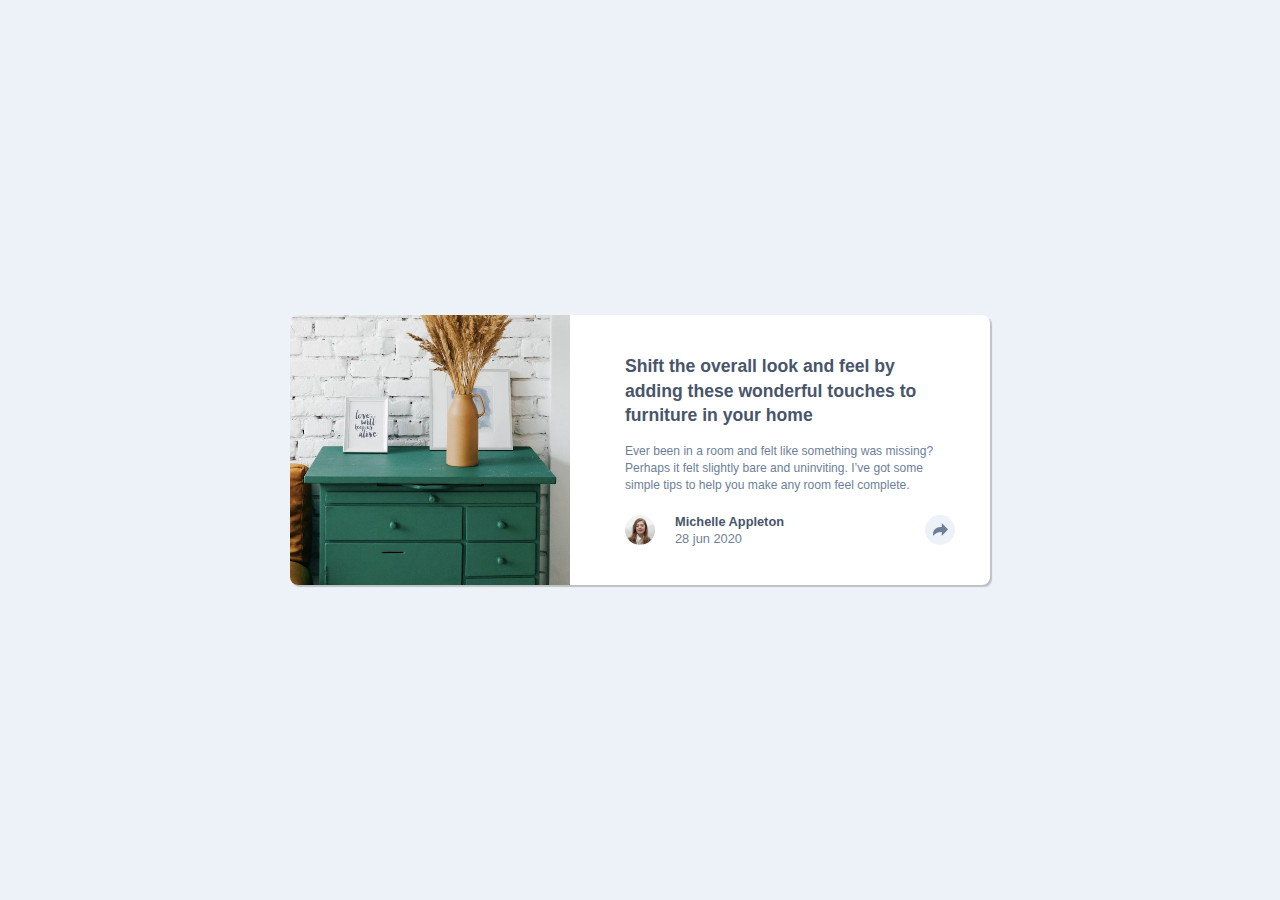
<file: Article preview component master/index.html>
<!DOCTYPE html>
<html lang="en">
<head>
    <meta charset="UTF-8">
    <meta http-equiv="X-UA-Compatible" content="IE=edge">
    <meta name="viewport" content="width=device-width, initial-scale=1.0">
    <link rel="stylesheet" href="./main.css">
    <script src="./script.js" defer></script>
    <title>Frontend Mentor | Article preview component</title>
</head>
<body>
    <div class="container">
        <div class="img"></div>
        <div class="items">
            <div class="info">
                <h3>Shift the overall look and feel by adding these wonderful touches to furniture in your home</h3>
                <p>Ever been in a room and felt like something was missing? Perhaps it felt slightly bare and uninviting. I’ve got some simple tips to help you make any room feel complete.</p>
            </div>
            <div class="interact">
                <div class="user-img"></div>
                <div>
                    <div class="user-name">Michelle Appleton</div>
                    <div class="date-posted">28 jun 2020</div>
                </div>
                <div class="share-btn">
                    <svg xmlns="http://www.w3.org/2000/svg" width="15" height="13" id="share-btn"><path fill="#6E8098" d="M15 6.495L8.766.014V3.88H7.441C3.33 3.88 0 7.039 0 10.936v2.049l.589-.612C2.59 10.294 5.422 9.11 8.39 9.11h.375v3.867L15 6.495z"/></svg>
                </div>
                <div class="icons">
                    <p>share</p>
                    <div class="icon facebook"></div>
                    <div class="icon twitter"></div>
                    <div class="icon pinterest"></div>
                </div>
            </div>
        </div>
    </div>
</body>
</html>
</file>
<file: Article preview component master/main.css>
:root {
    --interact-background:hsl(217,19%,35%);
    --header-color:hsl(217,19%,35%);
    --paragraph-color:hsl(214, 17%, 51%);
    --container-color:hsl(210, 46%, 95%);
    /* --background-color:hsl(212, 56% ,95%); */
}

* {
    box-sizing: border-box;
    padding: 0;
    margin: 0;
}

body {
    font-family: sans-serif;
    display: flex;
    justify-content: center;
    align-items: center;
    min-height: 100vh;
    background-color: var(--container-color);
}

.container {
    display: flex;
    flex-direction: column;
    height: 90vh  ;
    max-height: 450px;
    width: 300px;
    border-radius: 8px;
    background-color: #fff;
    box-shadow: 2px 2px 1px rgba(0, 0, 0, 0.2);
}

.container > .img {
    height: 47%;
    background-image: url("./images/drawers.jpg");
    background-position:center;
    background-repeat: no-repeat;
    background-size: cover;
    border-top-left-radius: 8px;
    border-top-right-radius: 8px;
    margin-bottom: 30px;
}

.container > .items > .info {
    /* height: 53%; */
    padding: 0 30px;
    margin-bottom: 20px;
}

.container > .items > .info > h3 {
    color: var(--header-color);
    font-size: 1.1rem;
    font-weight: 600;
    line-height: 1.4;
    margin-bottom: 15px;
}

.container > .items > .info > p {
    color: var(--paragraph-color);
    font-size: 0.755rem;
    line-height: 1.4;
}

.container > .items > .interact {
    height: 50px;
    width: 100%;
    display: flex;
    gap: 20px;
    padding: 0 30px;
    position: relative;
    align-items: center;
}

.container > .items > .interact.clicked {
  padding: 0;
}
    
.container > .items > .interact > .icons {
    opacity: 0;
}

.container > .items > .interact.clicked > .icons {
    height: 100%;
    width: 100%;
    display: flex;
    align-items: center;
    position: absolute;
    background-color: var(--header-color);
    border-bottom-left-radius: 8px;
    border-bottom-right-radius: 8px;
    gap: 15px;
    padding-left: 30px;
    box-shadow: 3px 3px 14px rgba(0, 0, 0, 0.2);
    opacity: 1;
}


.container > .items > .interact.clicked > .icons > p {
    text-transform: uppercase;
    color:  var(--paragraph-color);
    letter-spacing: 4px;
    font-size: 0.8rem;
}

.container > .items > .interact.clicked > .icons > .icon {
    height: 17px;
    width: 17px;
    background-repeat: no-repeat;
    background-size: cover;
    cursor: pointer;
}

.container > .items > .interact.clicked > .icons > .icon.facebook {
    background-image: url("./images/icon-facebook.svg");
}

.container > .items > .interact.clicked > .icons > .icon.twitter {
    background-image: url("./images/icon-twitter.svg");
}

.container > .items > .interact.clicked > .icons > .icon.pinterest {
    background-image: url("./images/icon-pinterest.svg");
}

.container > .items > .interact > .user-img {
    height: 30px;
    width: 30px;
    border-radius: 50%;
    background-image: url("./images/avatar-michelle.jpg");
    background-position: center;
    background-size: cover;
}

.container > .items > .interact > div > .user-name {
    color: var(--header-color);
    margin-bottom: 2px;
    font-size: 0.8rem;
    font-weight: 700;
}

.container > .items > .interact > div > .date-posted { 
    color: var(--paragraph-color);
    font-size: 0.8rem;
}

.container > .items > .interact > .share-btn {
    height: 30px;
    width: 30px;
    cursor: pointer;
    border-radius: 50%;
    background-color: var(--container-color);
    display: flex;
    align-items: center;
    justify-content: center;
    position: absolute;
    right: 10px;
    z-index: 2;
}

.container > .items > .interact.clicked > .share-btn {
    background-color: var(--paragraph-color);
}

.container > .items > .interact.clicked > .share-btn > #share-btn path{
    fill: #ffffff; 
}


@media(min-width:768px){
    .container {
        width: 90vw;
        height: 270px;
        flex-direction: row;
        max-width: 700px;
    }
    
    .container .img {
        width: 40%;
        height: 100%;
        border-top-left-radius: 8px;
        border-bottom-left-radius: 8px;
        border-top-right-radius: 0;
        border-bottom-right-radius: 0;
        margin-bottom: 0px;
    }
    
    .container .items {
        width: 60%;
        display: flex;
        flex-direction: column;
        justify-content: center;
        padding: 50px 25px;
    }
    
    .container .items .info {
        height: auto;
    }
    
    .container > .items > .interact.clicked {
        height: 50px;
        padding: 0 30px;
    }
    
    .container > .items > .interact > .icons{
        opacity: 0;
    }
    
    .container > .items > .interact.clicked > .icons{
        gap: 0;
        top: -70px;
        right: calc(-25% + 18px);
        height: 50px;
        width: 210px;
        border-radius: 10px;
        justify-content: space-around;
        padding: 0 10px;
        opacity: 1;
        transition: opacity 0.3s linear;
    }
    .container > .items > .interact.clicked > .icons::after{
        content: "";
        position: absolute;
        top: 100%;
        left: 50%;
        margin-left: -10px;
        border-width: 15px;
        border-style: solid;
        border-color: var(--header-color) transparent transparent transparent;
    }
}
</file>
